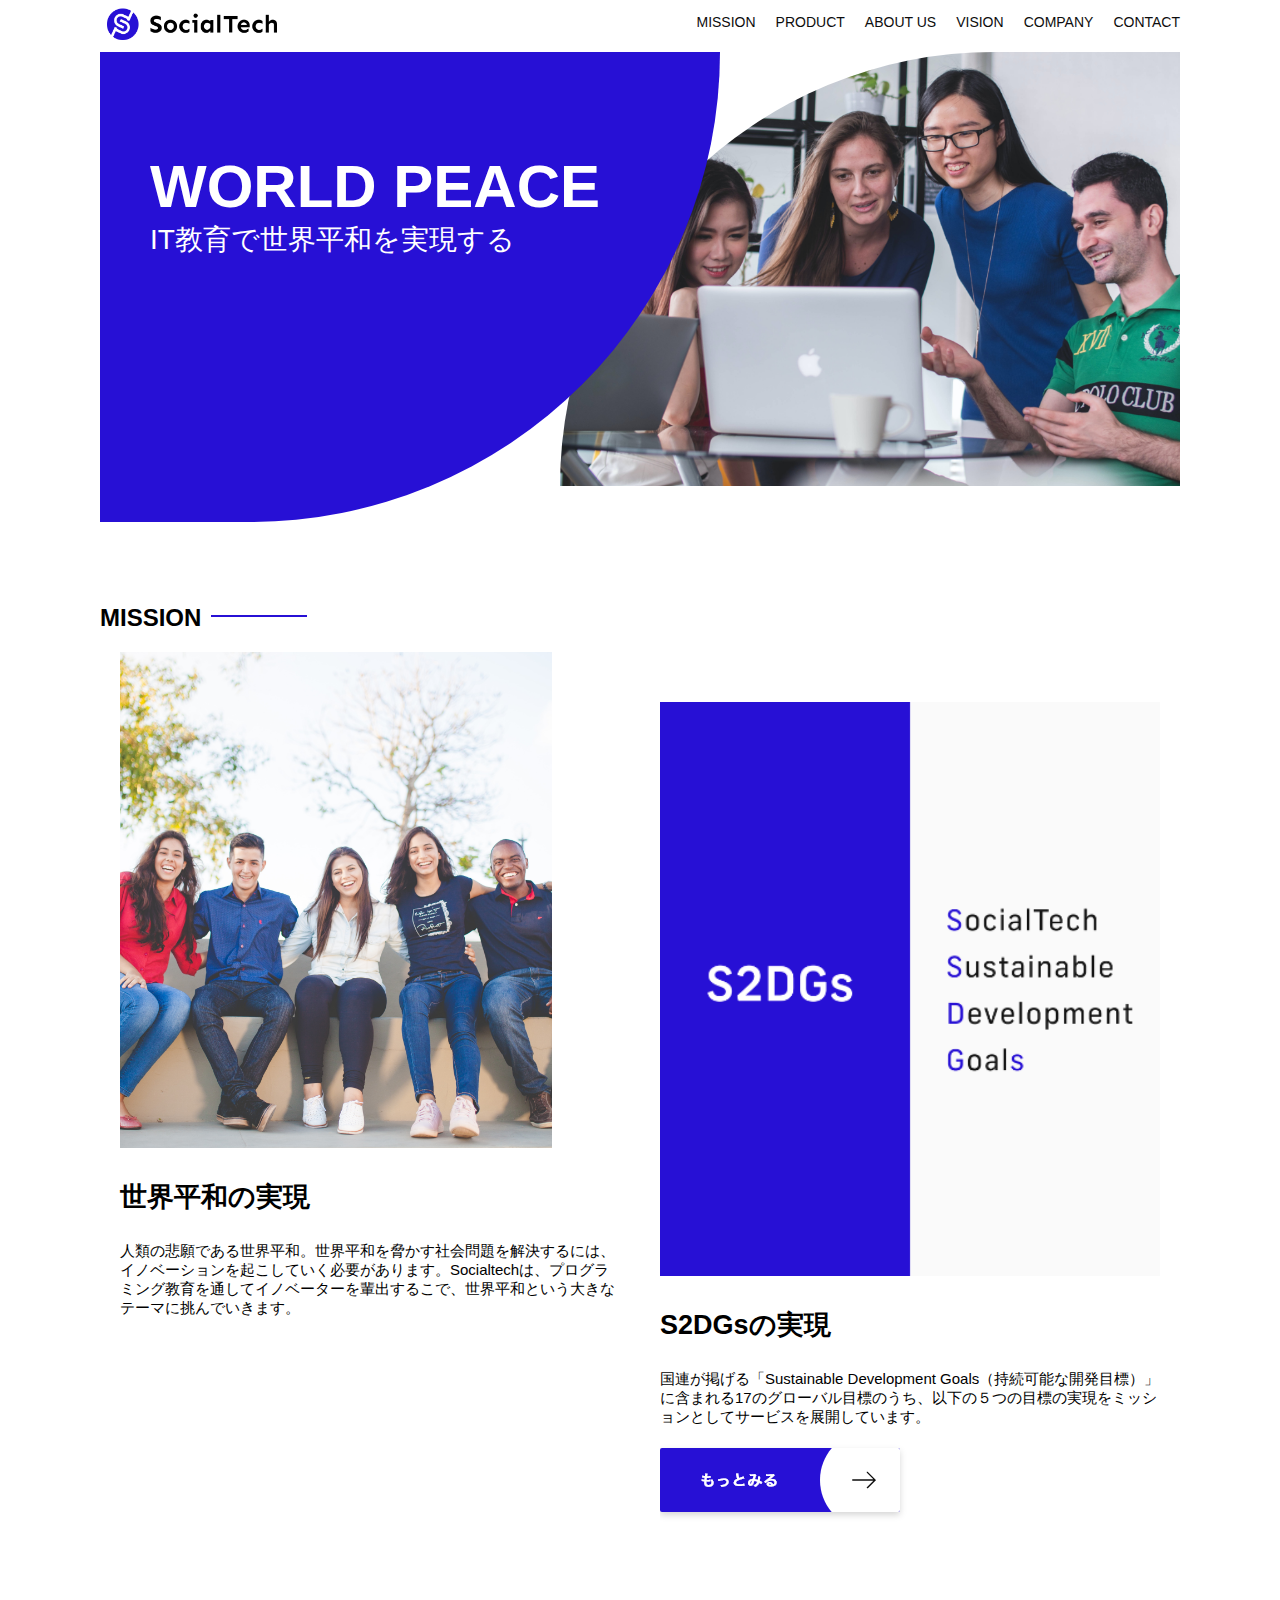
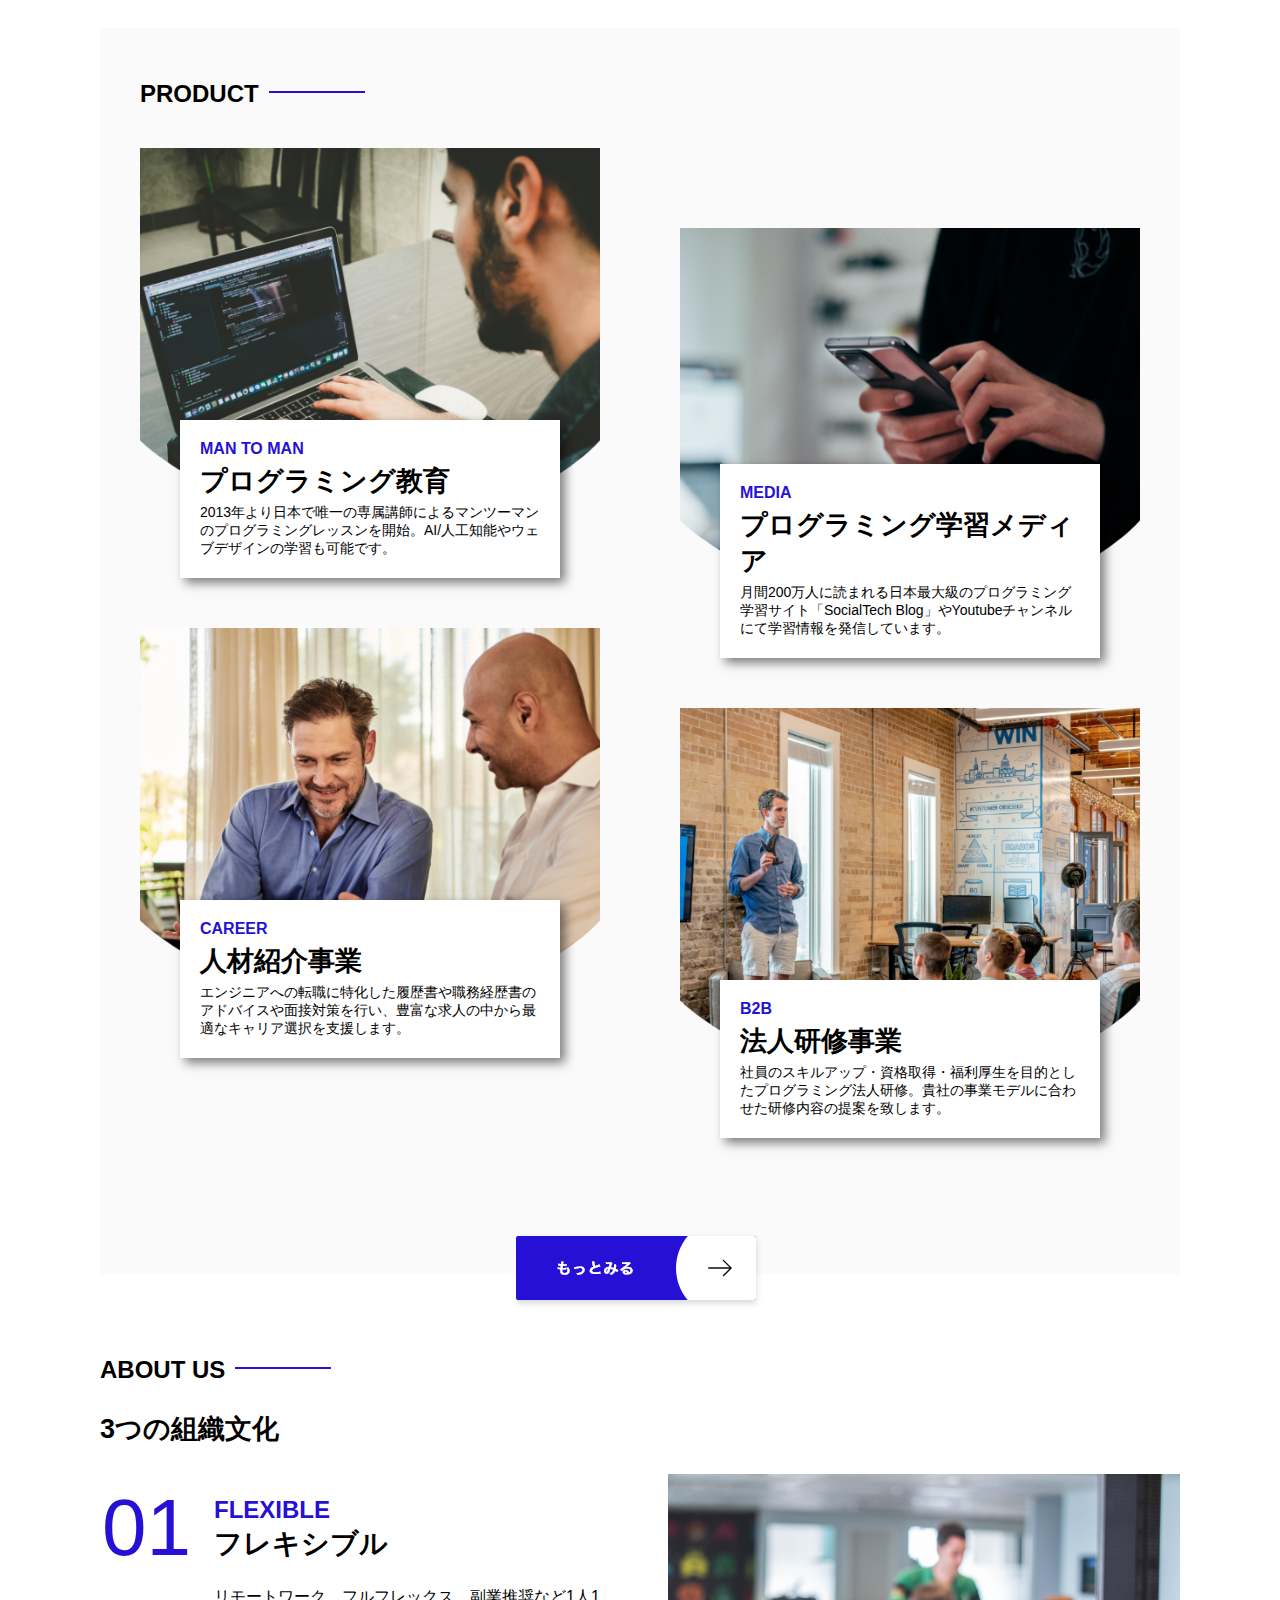
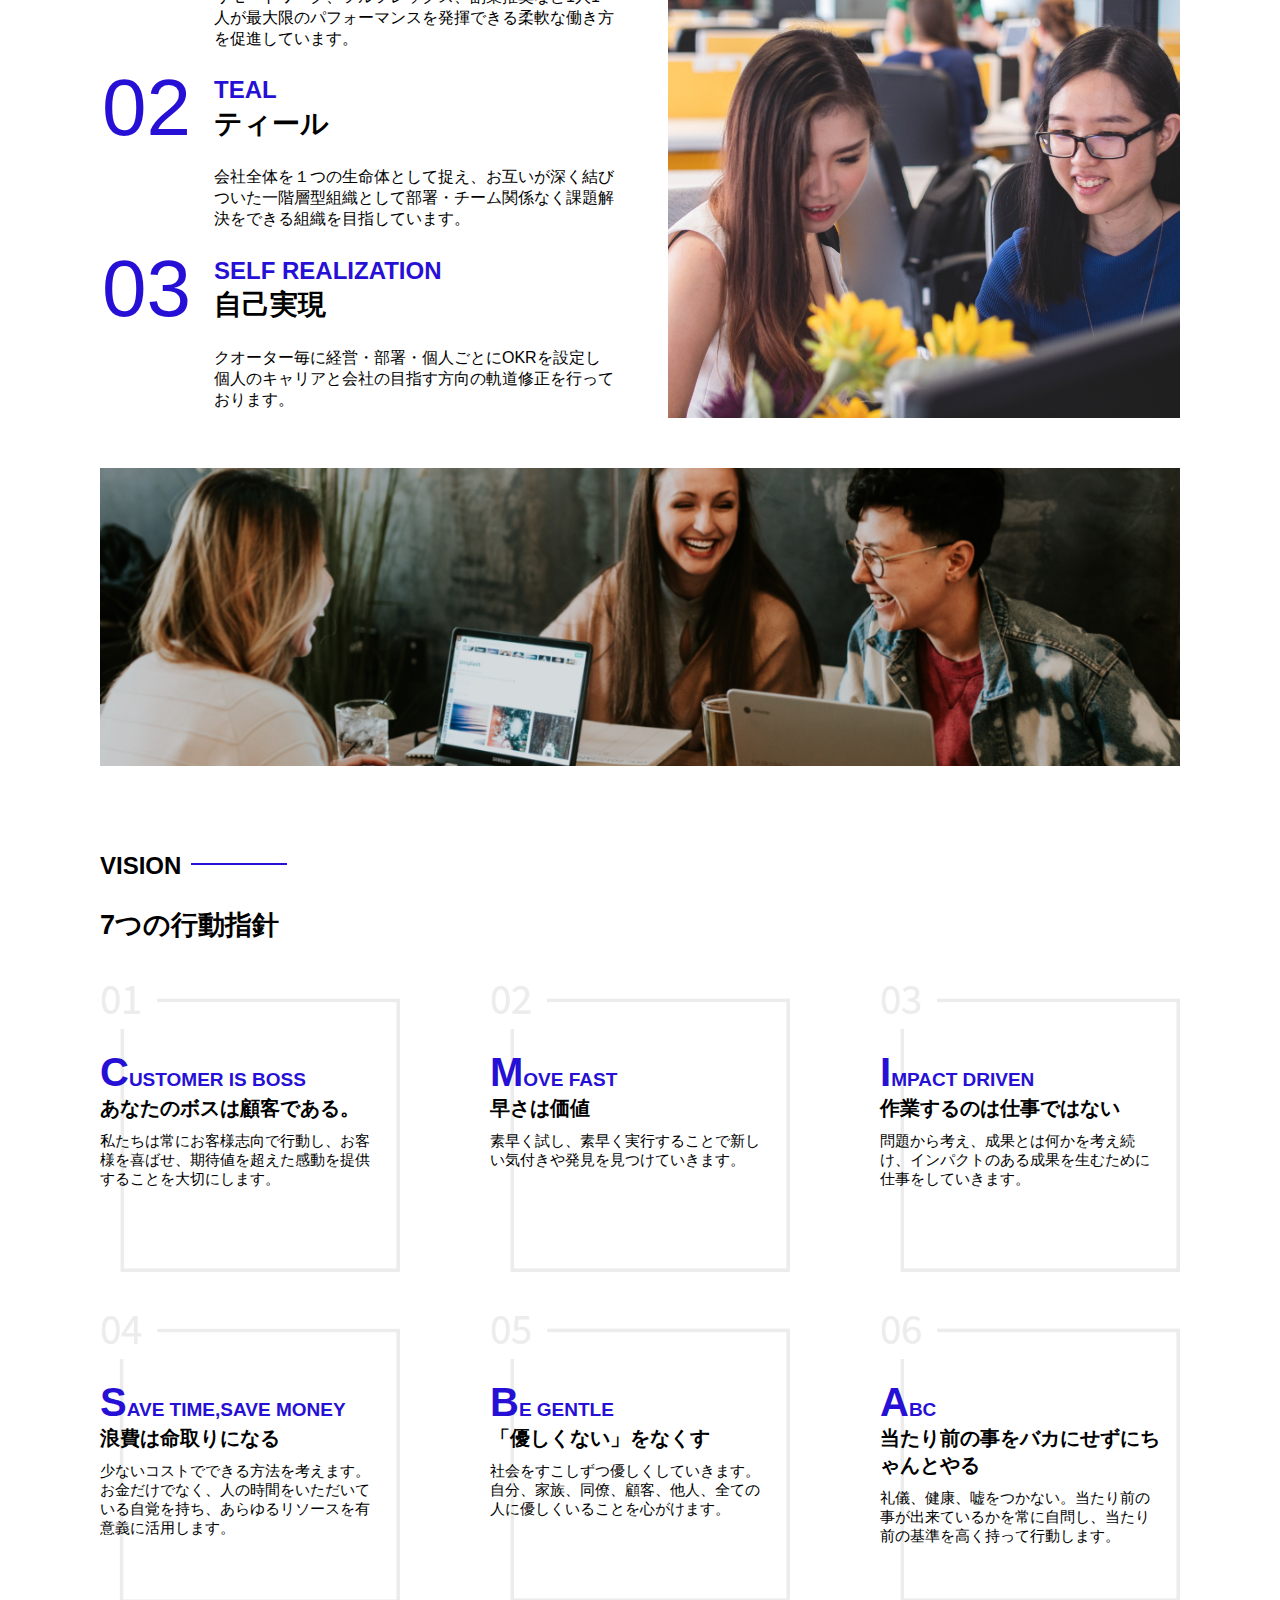
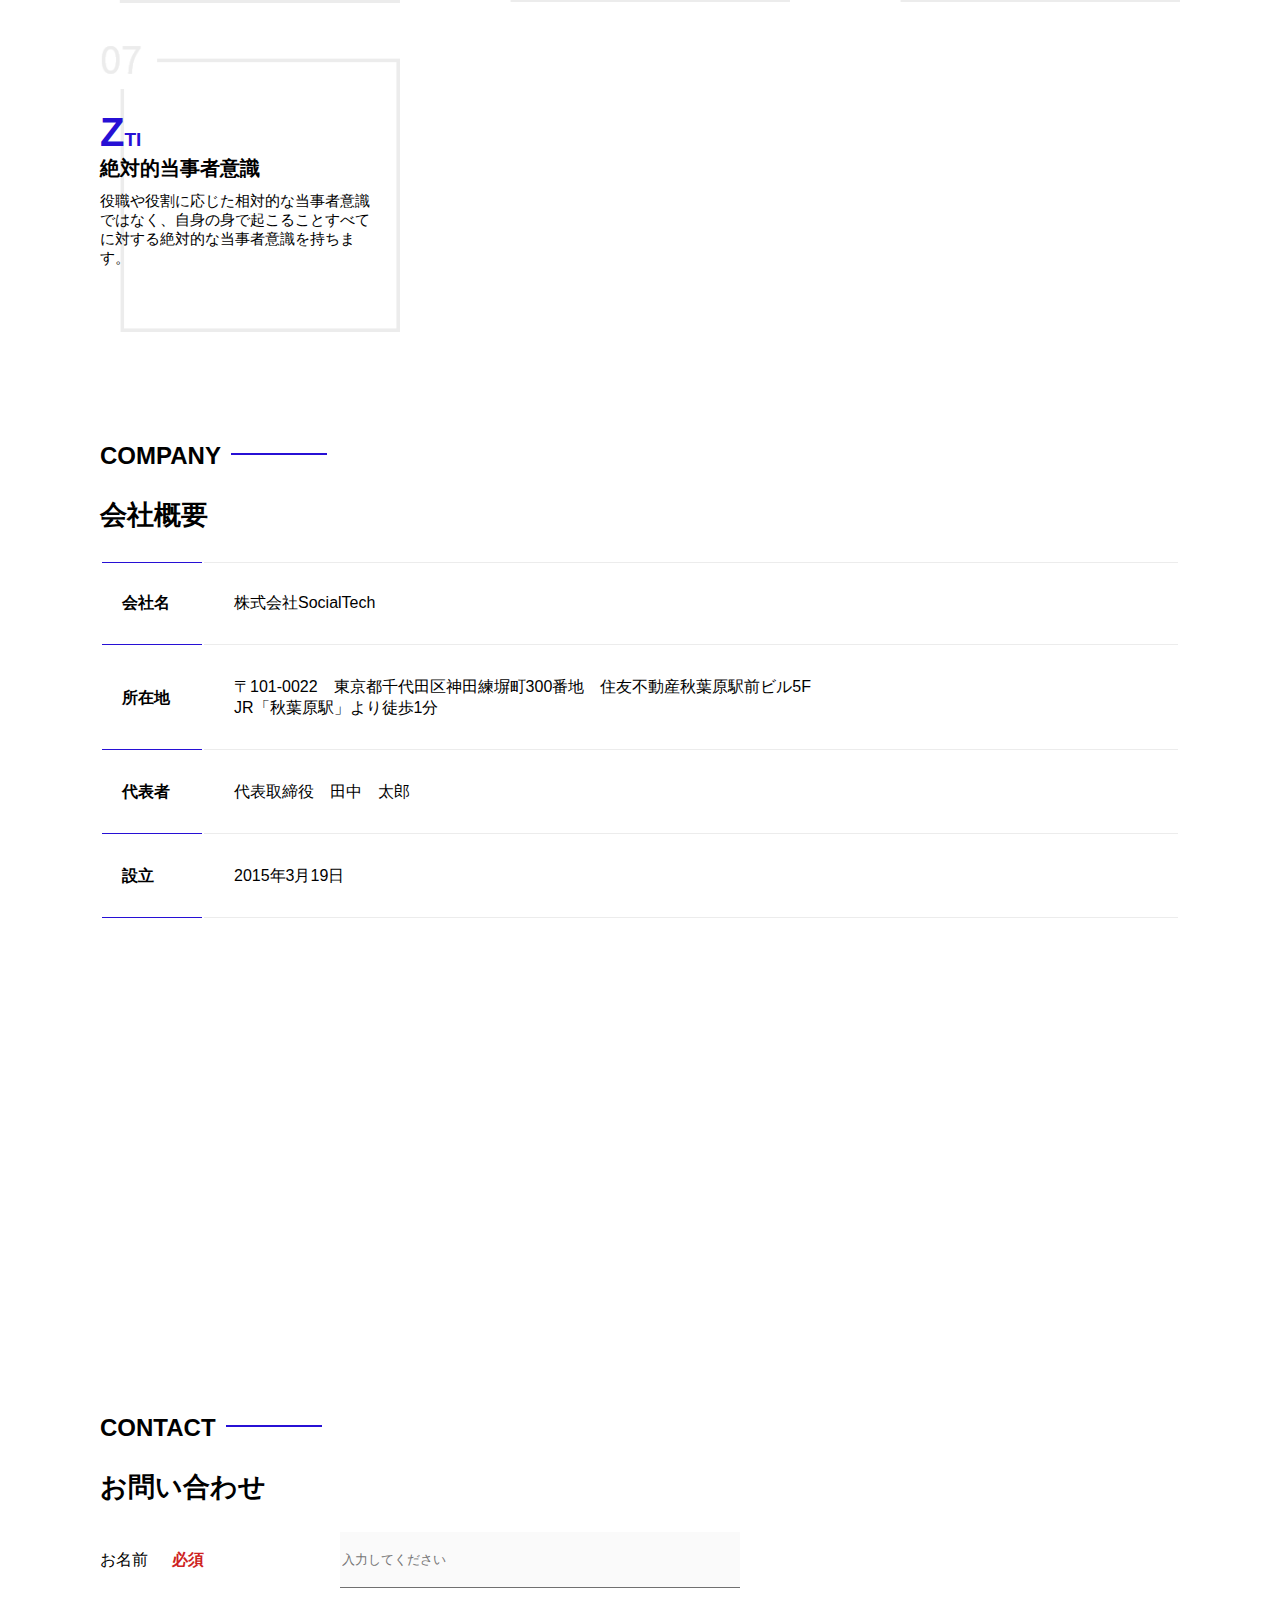
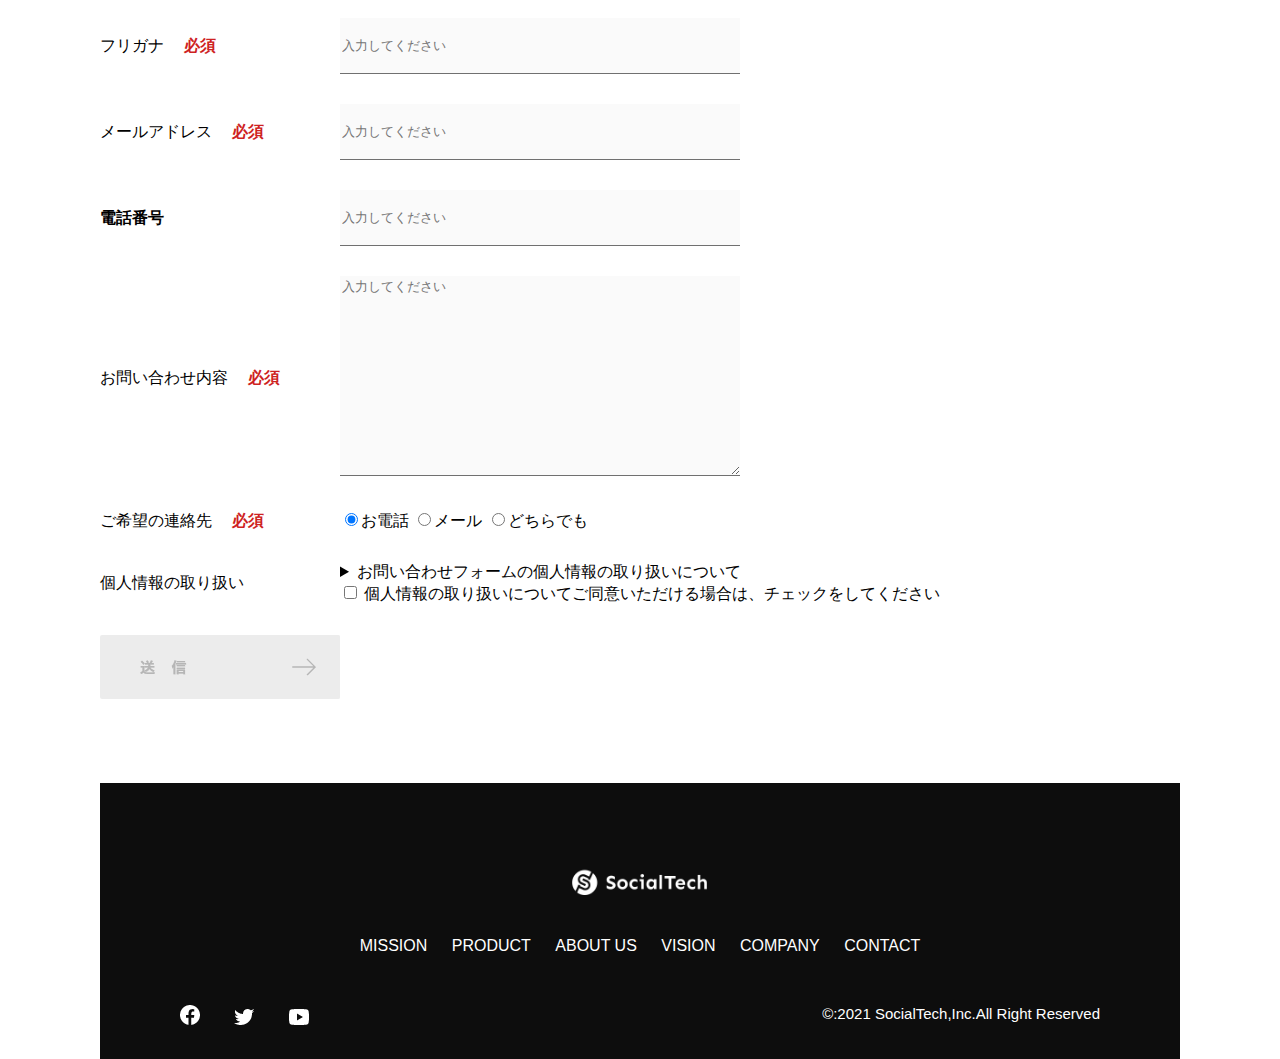
<file: kadai_tutorial_output/index.html>
<!DOCTYPE html>
<html>
    <head>
        <title>SocialTech</title>
        <meta charset="UTF-8">
        <meta name="description" content="SocialTechはEdTech業界のリーディングカンパニーを目指します。">
        <meta name="viewport" content="width=device-width,initial-scale=1.0">
        <link rel="stylesheet" href="style.css">
    </head>
    <body>
        <header>
            <!--ロゴ-->
            <a href="index.html" id="logo">
                <img src="images/logo.png " alt="トップページに戻る">
            </a>
        <!--PC用ナビゲーション-->
        <nav id="nav-pc">
            <ul>
                <li><a href="mission.html">MISSION</a></li>
                <li><a href="product.html">PRODUCT</a></li>
                <li><a href="index.html#aboutus">ABOUT US</a></li>
                <li><a href="index.html#vision">VISION</a></li>
                <li><a href="index.html#company">COMPANY</a></li>
                <li><a href="index.html#contact">CONTACT</a></li>
            </ul>
        </nav>
            <!--スマホ用メニューボタン-->
            <button id="menu-sp" onclick="document.getElementById('nav-sp').style.display = 'block'">
                <img src="images/button-menu.png" alt="ナビゲーションを開く">
            </button>
            <!--スマホ用ナビゲーション-->
            <div id="nav-sp">
                <button id="close" onclick="document.getElementById('nav-sp').style.display = 'none'">
                <img src="images/button-close.png" alt="ナビゲーションを閉じる">
                </button>
                <nav>
                    <ul>
                        <li>
                            <a id="logo-sp" href="index.html" onclick="document.getElementById('nav-sp').style.display='none'"><img src="images/logo-sp.png" alt="トップページに戻る"></a>
                        </li>
                        <li><a class="menu" href="mission.html" onclick="document.getElementById('nav-sp').style.display= 'none'">MISSION</a></li>
                        <li><a class="menu" href="product.html" onclick="document.getElementById('nav-sp').style.display= 'none'">PRODUCT</a></li>
                        <li><a class="menu" href="index.html#aboutus" onclick="document.getElementById('nav-sp').style.display ='none'">ABOUT US</a></li>
                        <li><a class="menu" href="index.html#vision" onclick="document.getElementById('nav-sp').style.display ='none'">VISION</a></li>
                        <li><a class="menu" href="index.html#company" onclick="document.getElementById('nav-sp').style.display ='none'">COMPANY</a></li>
                        <li><a class="menu" href="index.html#contact" onclick="document.getElementById('nav-sp').style.display ='none'">CONTACT</a></li>
                    </ul>
                </nav>
                <div id="sns">
                    <a href="https://www.facebook.com/sejuku2013">
                        <img src="images/button-facebook.png" alt="Facebookのリンク">
                    </a>
                    <a href="https://twitter.com/samuraijuku">
                        <img src="images/button-twitter.png" alt="Twitterのリンク">
                    </a>
                    <a href="https://www.youtube.com/channel/UCCFOQO5aDK0xXam4cUQXT8g">
                        <img src="images/button-youtube.png" alt="Youtubeのリンク">
                    </a>
                </div>
            </div>
        </header>
        <main>
            <article>
                <section id="main-visual">
                    <div id="main-message">
                        <h1>WORLD PEACE</h1>
                        <p>IT教育で世界平和を実現する</p>
                    </div>
                    <img src="images/index/index-main.png" alt="PCの周りに集まる多国籍の仲間たち">
                </section>
                <!--mission-->
                <section id="mission">
                    <h2 class="index-h2">MISSION</h2>
                    <div id="mission-flex">
                        <div>
                            <img id="mission-photo" src="images/index/index-mission.png" alt="屋外のベンチで写真を撮影する多国籍の仲間たち">
                            <h3>世界平和の実現</h3>
                            <p>人類の悲願である世界平和。世界平和を脅かす社会問題を解決するには、イノベーションを起こしていく必要があります。Socialtechは、プログラミング教育を通してイノベーターを輩出するこで、世界平和という大きなテーマに挑んでいきます。</p>
                        </div>
                        <div>
                            <img id="s2dgs" src="images/index/s2dgs.png" alt="S2DGs">
                            <h3>S2DGsの実現</h3>
                            <p>国連が掲げる「Sustainable Development Goals（持続可能な開発目標）」に含まれる17のグローバル目標のうち、以下の５つの目標の実現をミッションとしてサービスを展開しています。</p>
                            <a href="mission.html">
                                <img src="images/button-more.png" alt="もっとみる">
                            </a>
                        </div>
                    </div>
                </section>
                <!--product-->
                 <section id="product">
                    <h2 class="index-h2">PRODUCT</h2>
                    <div class="product-flex">
                        <div id="product-left">
                            <div>
                                <img class="product-photo" src="images/index/index-mantoman.png" alt="PCでコードを書く男性">
                                <div class="product-explain">
                                    <span>MAN TO MAN</span>
                                    <h3>プログラミング教育</h3>
                                    <p>2013年より日本で唯一の専属講師によるマンツーマンのプログラミングレッスンを開始。AI/人工知能やウェブデザインの学習も可能です。</p>
                                </div>
                            </div>
                            <div>
                                <img class="product-photo" src="images/index/index-career.png" alt="笑顔で話し合う二人の男性">
                                <div class="product-explain">
                                    <span>CAREER</span>
                                    <h3>人材紹介事業</h3>
                                    <p>エンジニアへの転職に特化した履歴書や職務経歴書のアドバイスや面接対策を行い、豊富な求人の中から最適なキャリア選択を支援します。</p>
                                </div> 
                            </div>
                        </div>
                        <div id="product-right"> 
                            <div>
                                <img class="product-photo" src="images/index/index-media.png" alt="スマートフォンを操作する人">
                                <div class="product-explain">
                                    <span>MEDIA</span>
                                    <h3>プログラミング学習メディア</h3>
                                    <p>月間200万人に読まれる日本最大級のプログラミング学習サイト「SocialTech Blog」やYoutubeチャンネルにて学習情報を発信しています。</p>
                                </div>
                            </div>
                            <div>
                                <img class="product-photo" src="images/index/index-b2b.png" alt="講演中の男性とそれを聴く人々">
                                <div class="product-explain">
                                    <span>B2B</span>
                                    <h3>法人研修事業</h3>
                                    <p>社員のスキルアップ・資格取得・福利厚生を目的としたプログラミング法人研修。貴社の事業モデルに合わせた研修内容の提案を致します。</p>
                                </div>   
                            </div>
                        </div>
                    </div>
                    <div id="product-more">
                        <a href="product.html">
                            <img src="images/button-more.png" alt="もっと見る">
                        </a>
                    </div>
                </section>
                <!--ABOUTUS-->
                <section id="aboutus">
                    <h2 class="index-h2">ABOUT US</h2>
                    <h3>3つの組織文化</h3>
                    <div>
                        <table class="culture-table">
                            <tr>
                                <td class="culture-num">01</td>
                                <th><span class="culture-en">FLEXIBLE</span><br>フレキシブル</th>
                            </tr>
                            <tr>
                                <td>
                                <!--空のセル-->
                                </td>
                                <td class="culture-description">リモートワーク、フルフレックス、副業推奨など1人1人が最大限のパフォーマンスを発揮できる柔軟な働き方を促進しています。</td>
                            </tr>   
                            <tr>
                                <td class="culture-num">02</td>
                                <th><span class="culture-en">TEAL</span><br>ティール</th>
                            </tr>
                            <tr>
                                <td>
                                <!--空のセル-->
                                </td>
                                <td class="culture-description">会社全体を１つの生命体として捉え、お互いが深く結びついた一階層型組織として部署・チーム関係なく課題解決をできる組織を目指しています。</td>
                            </tr>
                            <tr>
                                <td class="culture-num">03</td>
                                <th><span class="culture-en">SELF REALIZATION</span><br>自己実現</th>
                            </tr>
                            <tr>
                                <td>
                                <!--空のセル-->
                                </td>
                                <td class="culture-description">クオーター毎に経営・部署・個人ごとにOKRを設定し個人のキャリアと会社の目指す方向の軌道修正を行っております。</td> 
                            </tr>       
                        </table>
                        <img class="culture-img" src="images/index/index-aboutus1.png" alt="笑顔で話し合う2人の女性">
                    </div>
                    <img class="culture-img2" src="images/index/index-aboutus2.png" alt="笑顔で話し合う3人の男女">
                </section>
                <section id="vision">
                    <h2 class="index-h2">VISION</h2>
                    <h3>7つの行動指針</h3>
                    <div>
                        <div class="vision-box">
                            <img src="images/index/vision-01.png" alt="01">
                            <div>
                                <h4>CUSTOMER IS BOSS</h4>
                                <h5>あなたのボスは顧客である。</h5>
                                <p>私たちは常にお客様志向で行動し、お客様を喜ばせ、期待値を超えた感動を提供することを大切にします。</p>
                            </div>
                        </div>
                            <div class="vision-box">
                                <img src="images/index/vision-02.png" alt="02">
                                <div>
                                <h4>MOVE FAST</h4>
                                <h5>早さは価値</h5>
                                <p>素早く試し、素早く実行することで新しい気付きや発見を見つけていきます。</p>
                            </div>
                        </div>
                        <div class="vision-box">
                            <img src="images/index/vision-03.png" alt="03">
                            <div>
                                <h4>IMPACT DRIVEN</h4>
                                <h5>作業するのは仕事ではない</h5>
                                <p>問題から考え、成果とは何かを考え続け、インパクトのある成果を生むために仕事をしていきます。</p>
                            </div>
                        </div>
                        <div class="vision-box">
                            <img src="images/index/vision-04.png" alt="04">
                            <div>
                                <h4>SAVE TIME,SAVE MONEY</h4>
                                <h5>浪費は命取りになる</h5>
                                <p>少ないコストでできる方法を考えます。お金だけでなく、人の時間をいただいている自覚を持ち、あらゆるリソースを有意義に活用します。</p>
                            </div>
                        </div>
                        <div class="vision-box">
                            <img src="images/index/vision-05.png" alt="05">
                            <div>
                                <h4>BE GENTLE</h4>
                                <h5>「優しくない」をなくす</h5>
                                <p>社会をすこしずつ優しくしていきます。自分、家族、同僚、顧客、他人、全ての人に優しくいることを心がけます。</p>
                            </div>
                        </div>
                        <div class="vision-box">
                            <img src="images/index/vision-06.png" alt="06">
                            <div>
                                <h4>ABC</h4>
                                <h5>当たり前の事をバカにせずにちゃんとやる</h5>
                                <p>礼儀、健康、嘘をつかない。当たり前の事が出来ているかを常に自問し、当たり前の基準を高く持って行動します。</p>
                            </div>
                        </div>
                        <div class="vision-box">
                            <img src="images/index/vision-07.png" alt="07">
                            <div>
                                <h4>ZTI</h4>
                                <h5>絶対的当事者意識</h5>
                                <p>役職や役割に応じた相対的な当事者意識ではなく、自身の身で起こることすべてに対する絶対的な当事者意識を持ちます。</p>
                            </div>
                        </div>
                    </div>
                </section>
                <!--COMPANY-->
                <section id="company">
                    <h2 class="index-h2">COMPANY</h2>
                    <h3>会社概要</h3>
                    <table id="company-table">
                        <tr>
                            <th class="tableheader tableheader-first">会社名</th>
                            <td class="cell cell-first">株式会社SocialTech</td>
                        </tr>
                        <tr>
                            <th class="tableheader">所在地</th>
                            <td class="cell">〒101‐0022　東京都千代田区神田練塀町300番地　住友不動産秋葉原駅前ビル5F<br>JR「秋葉原駅」より徒歩1分</td>
                        </tr>
                        <tr>
                            <th class="tableheader">代表者</th>
                            <td class="cell">代表取締役　田中　太郎</td>
                        </tr>
                        <tr>
                            <th class="tableheader">設立</th>
                            <td class="cell">2015年3月19日</td>
                        </tr>
                    </table>
                    <iframe src="https://www.google.com/maps/embed?pb=!1m18!1m12!1m3!1d3240.0688551336802!2d139.77207767505828!3d35.699923172581244!2m3!1f0!2f0!3f0!3m2!1i1024!2i768!4f13.1!3m3!1m2!1s0x60188fee13660e23%3A0x77137876edf742ac!2z5L2P5Y-L5LiN5YuV55Sj56eL6JGJ5Y6f6aeF5YmN44OT44Or!5e0!3m2!1sja!2sjp!4v1723709842819!5m2!1sja!2sjp" width="600" height="450" style="border:0;" allowfullscreen="" loading="lazy" referrerpolicy="no-referrer-when-downgrade"></iframe>
                </section>
                <!--お問い合わせフォーム-->
                <section id="contact">
                    <h2 class="index-h2">CONTACT</h2>
                    <h3>お問い合わせ</h3>
                    <form>
                        <div>
                            <div class="contact-heading">
                                <label class="contact-label">お名前 <span class="contact-span">必須</span></label>
                            </div>
                            <div>
                                <input type="text" name="name" placeholder="入力してください" class="contact-textbox">
                            </div>
                        </div>
                        <div>
                            <div class="contact-heading">
                                <label class="contact-label">フリガナ<span class="contact-span">必須</span></label>
                            </div>
                            <div>
                                <input type="text" name="hurigana" placeholder="入力してください" class="contact-textbox">
                            </div>
                        </div>
                        <div>
                            <div class="contact-heading">
                                <label class="contact-label">メールアドレス<span class="contact-span">必須</span></label>
                            </div>
                            <div>
                                <input type="text" name="e-mail" placeholder="入力してください" class="contact-textbox">
                            </div>
                        </div>
                        <div>
                            <div class="contact-heading">
                                <label class="contact-lable">電話番号</label>
                            </div>
                            <div>
                                <input type="text" name="email" placeholder="入力してください" class="contact-textbox">
                            </div>
                        </div>
                        <div>
                            <div class="contact-heading">
                                <label class="contact-label">お問い合わせ内容<span class="contact-span">必須</span></label>
                            </div>
                            <div>
                                <textarea class="contact-textarea" placeholder="入力してください" name="message"></textarea>
                            </div>
                        </div>
                        <div>
                            <div class="contact-heading">
                                <label class="contact-label">ご希望の連絡先<span class="contact-span">必須</span></label>
                            </div>
                            <div>
                                <input class="radiobutton" type="radio" value="tel" name="contact" checked><label>お電話</label>
                                <input class="radiobutton" type="radio" value="mail" name="contact"><label>メール</label>
                                <input class="radiobutton" type="radio" value="both" name="contact"><label>どちらでも</label>
                            </div>
                        </div>
                        <div>
                            <div class="contact-heading">
                                <label class="contact-label">個人情報の取り扱い</label>
                            </div>
                            <div>
                                <details>
                                    <summary>お問い合わせフォームの個人情報の取り扱いについて</summary>
                                    <div>
                                        <dl>
                                            <dt>1.組織の名称又は氏名</dt>
                                            <dd>株式会社SocialTech</dd>
                                            <dt>2.個人情報保護管理者（若しくはその代理人）の指名又は職名、所属及び連絡先</dt>
                                            <dd>
                                                <p>鈴木　一郎　コーポレート部</p>
                                                <p>メールアドレス：samurai@example.com</p>
                                                <p>TEL:03-1234-5678</p>
                                            </dd>
                                            <dt>3.個人情報の利用目的</dt>
                                            <dd>
                                                <ul>
                                                    <li>本サービス及び本サービスに関連する情報の提供又はそれらに関する連絡のため</li>
                                                    <li>ユーザーの本人確認のため</li>
                                                    <li>当社サービスのご案内のため</li>
                                                    <li>当社サービスのご案内のため</li>
                                                </ul>
                                            </dd>
                                            <dt>4.個人情報の取り扱い業務の委託</dt>
                                            <dd>個人情報の取り扱い業務の全部または一部を外部に委託する場合があります。その際、弊社は個人情報を適切に保護できる管理体制を敷き実行していることを条件として委託先を厳選したうえで、機密保持契約を締結し。お客様の個人情報を厳密に管理させていただきます。</dd>
                                            <dd>
                                                お客様は、弊社に対してご自身の個人情報の開示等（利用目的の通知、開示、内容の訂正・追加・削除、利用の停止または消去、第三者への提供の停止）に関して、当社問合わせ窓口に申し出ることができます。<br>
                                                その際、弊社はお客様ご本人を確認させていただいたうえで、合理的な期間内に対応いたします。<br>
                                                なお、個人情報に関する弊社問合わせ先は、次の通りです。 
                                            </dd>
                                            <dd>
                                                <p>株式会社SocialTech　個人情報問合せ窓口</p>
                                                <p>〒150-0043　東京都千代田区神田練塀町300番地 住友不動産秋葉原駅前ビル5F</p>
                                                <p>メールアドレス：samurai@example.com　TEL：03-1234-5678</p>
                                            </dd>
                                            <dt>6.個人情報を提供されることの任意性について</dt>
                                            <dd>お客様がご自身の個人情報を弊社に提供されるか否かは、お客様のご判断によりますが、もし提供されない場合には、適切なサービスが提供できない場合がありますので予めご了承ください。</dd>
                                        </dl>
                                    </div>
                                </details>
                                <input type="checkbox" name="agree">
                                <span>個人情報の取り扱いについてご同意いただける場合は、チェックをしてください</span>
                            </div>
                        </div>
                                <input type="image" src="images/button-submit.png" alt="送信する">
                    </form>
                </section>
            </article>
        </main>
        <footer>
            <div id="footer-logo">
                <img src="images/logo-sp.png" alt="SocialTech">
            </div>
            <div id="footer-link">
                <a href="mission.html">MISSION</a>
                <a href="product.html">PRODUCT</a>
                <a href="index.html#aboutus">ABOUT US</a>
                <a href="index.html#vision">VISION</a>
                <a href="index.html#company">COMPANY</a>
                <a href="index.html#contact">CONTACT</a>
            </div>
            <div id="sns-footer">
                <div class="sns.btns">
                <a href="https://www.facebook.com/sejuku2013"><img src="images/button-facebook.png" alt="Facebookのリンク"></a>
                <a href="https://twitter.com/samuraijuku"><img src="images/button-twitter.png" alt="Twitterのリンク"></a>
                <a href="https://www.youtube.com/channel/UCCFOQO5aDK0xXam4cUQXT8g"><img src="images/button-youtube.png" alt="Youtubeのリンク"></a>
                </div>
                <p id="copyright">&copy:2021 SocialTech,Inc.All Right Reserved</p>
            </div>
        </footer>

    </body>
</html>
</file>
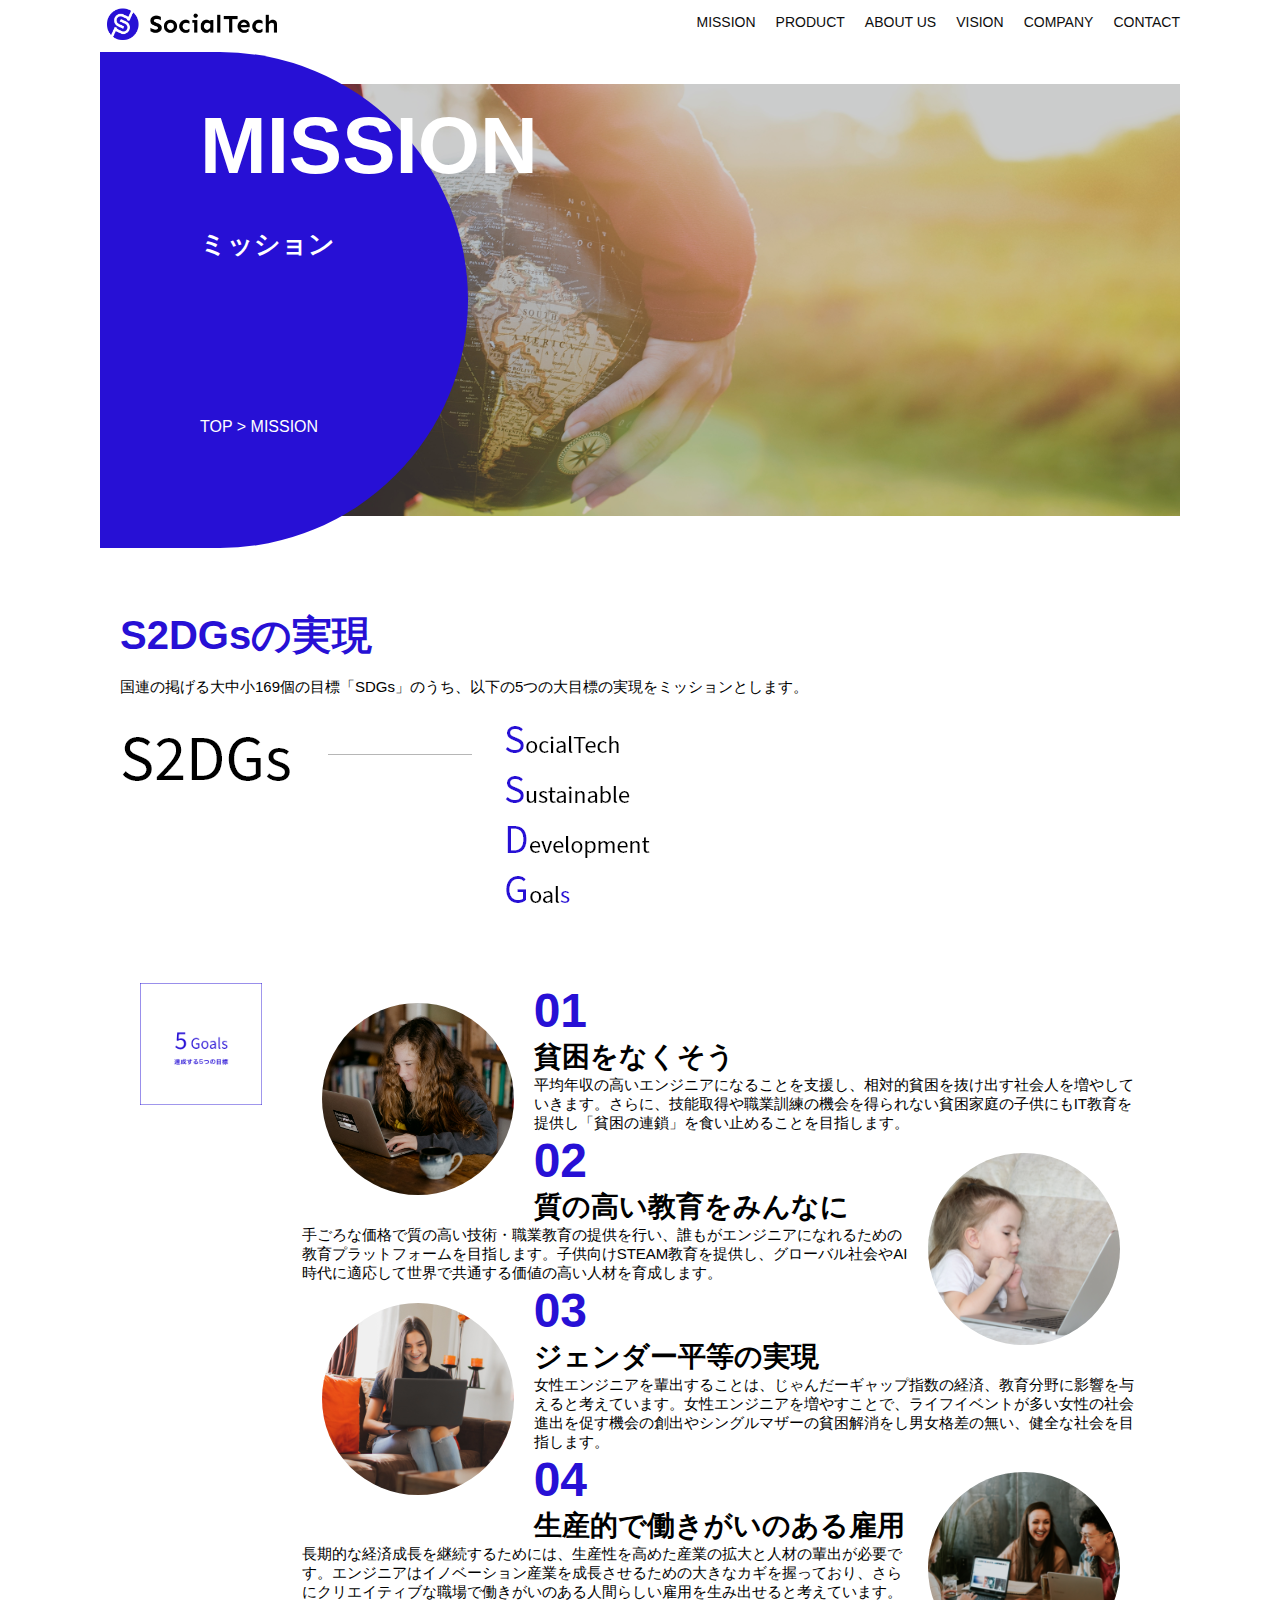
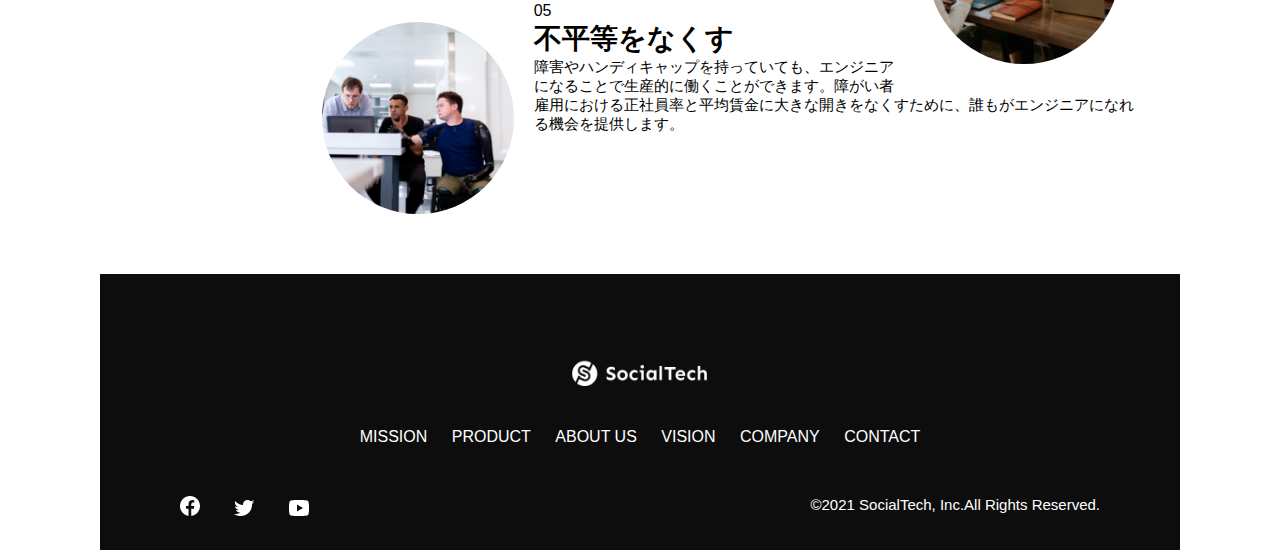
<file: kadai_tutorial_output/mission.html>
<!DOCTYPE html>
<html>
    <head>
        <title>Social Tecch - MISSION ミッション -</title>
        <meta charset="UTF-8">
        <meta name="description" content="SocialTechが目指す5つの目標（S2DGs）を紹介します。">
        <meta name="viewport" content="width=device-width, initial-scale=1.0">
        <link rel="stylesheet" href="style.css">
    </head>

    <body>
        <header>
            <!--ロゴ-->
            <a href="index.html" id="logo">
                <img src="images/logo.png" alt="トップページに戻る">
            </a>
            <!--NAVI-PC-->
            <nav id="nav-pc">
                <ul>
                    <li><a href="mission.html">MISSION</a></li>
                    <li><a href="product.html">PRODUCT</a></li>
                    <li><a href="index.html#aboutus">ABOUT US</a></li>
                    <li><a href="index.html#vision">VISION</a></li>
                    <li><a href="index.html#company">COMPANY</a></li>
                    <li><a href="index.html#contact">CONTACT</a></li>    
                </ul>
            </nav>
          <button id="menu-sp" onclick="document.getElementById('nav-sp').style.display = 'block'">
            <img src="images/button-menu.png" alt="ナビゲーションを開く">
          </button>
          
          <div id="nav-sp">
            <button id="close" onclick="document.getElementById('nav-sp').style.display = 'none'">
                <img src="images/button-close.png" alt="ナビゲーションを閉じる">
            </button>

            <nav>
                <ul>
                    <li>
                        <a id="logo-sp" href="index.html" onclick="document.getElementById('nav-sp').style.display='none'"><img src="images/logo-sp.png" alt="トップページに戻る"></a>
                    </li>
                    <li><a class="menu" href="misson.html" onclick="document.getElementById('nav-sp').style.display='none'">MISSION</a></li>
                    <li><a class="menu" href="product.html" onclick="document.getElementById('nav-sp').style.display='none'">PRODUCT</a></li>
                    <li><a class="menu" href="index.html#aboutus" onclick="document.getElementById('nav-sp').style.display='none'">ABOUT US</a></li>
                    <li><a class="menu" href="index.html#vision" onclick="document.getElementById('nav-sp').style.display='none'">VISION</a></li>
                    <li><a class="menu" href="index.html#company" onclick="document.getElementById('nav-sp').style.display='none'">COMPANY</a></li>
                    <li><a class="menu" href="index.html#contact" onclick="document.getElementById('nav-sp').style.display='none'">CONTACT</a></li>    
                </ul>
            </nav>
            <div id="sns">
                <a href="https://www.facebook.com/sejuku2013">
                    <img src="images/button-facebook.png" alt="facebookのリンク">
                </a>
                <a href="https://twitter.com/samuraijuku">
                    <img src="images/button-twitter.png" alt="Twitterのリンク">
                </a>
                <a href="https://www.youtube.com/channel/UCCFOQO5aDK0xXam4cUQXT8g">
                    <img src="images/button-youtube.png" alt="Youtubeのリンク">
                </a>
            </div>
          </div> 
        </header>

        <main>
            <article>
            <section id="mission-main">
                <div class="mission-main-inner">
                    <div id="mission-title">
                        <h1>MISSION<br><span>ミッション</span></h1>
                        <p>TOP > MISSION</p>
                    </div>
                </div>
            </section>
                <section id="mission-s2dgs">
                    <h2 class="mission-h2">S2DGsの実現</h2>
                    <p>国連の掲げる大中小169個の目標「SDGs」のうち、以下の5つの大目標の実現をミッションとします。</p>
                <img src="images/mission/mission-s2dgs.png" alt="S2DGs"><!--ここからスタート-->
            </section>

            <section id="mission-five-goals">
                <div class="five-goals-image">
                    <img src="images/mission/mission-5goals.png" alt="5Goals">
                </div>
                <div class="fivegoals-image-left" >
                    <div>
                        <img class="fivegoals-image-left" src="images/mission/mission-5goals01.png" alt="PCを操作する女の子">
                        <span class="fivegoals-number">01</span>
                        <h3 class="fivegoals-h3">貧困をなくそう</h3>
                        <p class="fivegoals-p">平均年収の高いエンジニアになることを支援し、相対的貧困を抜け出す社会人を増やしていきます。さらに、技能取得や職業訓練の機会を得られない貧困家庭の子供にもIT教育を提供し「貧困の連鎖」を食い止めることを目指します。</p>
                    </div>
                    <div>
                        <img class="fivegoals-image-right" src="images/mission/mission-5goals02.png" alt="Pcを見つめる小さい女の子">
                        <span class="fivegoals-number">02</span>
                        <h3 class="fivegoals-h3">質の高い教育をみんなに</h3>
                        <p class="fivegoals-p">手ごろな価格で質の高い技術・職業教育の提供を行い、誰もがエンジニアになれるための教育プラットフォームを目指します。子供向けSTEAM教育を提供し、グローバル社会やAI時代に適応して世界で共通する価値の高い人材を育成します。</p>
                    </div>
                    <div>
                        <img class="fivegoals-image-left" src="images/mission/mission-5goals03.png" alt="PCを操作する女性">
                        <span class="fivegoals-number">03</span>
                        <h3 class="fivegoals-h3">ジェンダー平等の実現</h3>
                        <p class="fivegoals-p">女性エンジニアを輩出することは、じゃんだーギャップ指数の経済、教育分野に影響を与えると考えています。女性エンジニアを増やすことで、ライフイベントが多い女性の社会進出を促す機会の創出やシングルマザーの貧困解消をし男女格差の無い、健全な社会を目指します。</p>
                    </div>
                    <div>
                        <img class="fivegoals-image-right" src="images/mission/mission-5goals04.png" alt="笑顔で話しあう3人の男女">
                        <span class="fivegoals-number">04</span>
                        <h3 class="fivegoals-h3">生産的で働きがいのある雇用</h3>
                        <p class="fivegoals-p">長期的な経済成長を継続するためには、生産性を高めた産業の拡大と人材の輩出が必要です。エンジニアはイノベーション産業を成長させるための大きなカギを握っており、さらにクリエイティブな職場で働きがいのある人間らしい雇用を生み出せると考えています。</p>
                    </div>
                    <div>
                        <img class="fivegoals-image-left" src="images/mission/mission-5goals05.png" alt="障害を持つ男性が生き生きと働く様子">
                        <span class=""fivegoals-number>05</span>
                        <h3 class="fivegoals-h3">不平等をなくす</h3>
                        <p class="fivegoals-p">障害やハンディキャップを持っていても、エンジニアになることで生産的に働くことができます。障がい者雇用における正社員率と平均賃金に大きな開きをなくすために、誰もがエンジニアになれる機会を提供します。</p>
                    </div>
                </div>    
            </section>
        </article>
        </main>
        <footer>
            <div id="footer-logo">
                <img src="images/logo-sp.png" alt="SocialTech">
            </div>
            <div id="footer-link">
                <a href="mission.html">MISSION</a>
                <a href="product.html">PRODUCT</a>
                <a href="index.html#aboutus">ABOUT US</a>
                <a href="index.html#vision">VISION</a>
                <a href="index.html#company">COMPANY</a>
                <a href="index.html#contact">CONTACT</a>    
            </div>
            <div id="sns-footer">
                <div class="sns-btns">
                    <a href="https://www.facebook.com/sejuku2013"><img src="images/button-facebook.png" alt="Facebookのリンク"></a>
                    <a href="https://twitter.com/samuraijuku"><img src="images/button-twitter.png" alt="Twitterのリンク"></a>
                    <a href="https://www.youtube.com/channel/UCCFOQO5aDK0xXam4cUQXT8g"><img src="images/button-youtube.png" alt="YouTubeのリンク"></a>
                </div>
                <p id="copyright">&copy;2021 SocialTech, Inc.All Rights Reserved.</p>
            </div>
        </footer>
    </body>
</html>
</file>
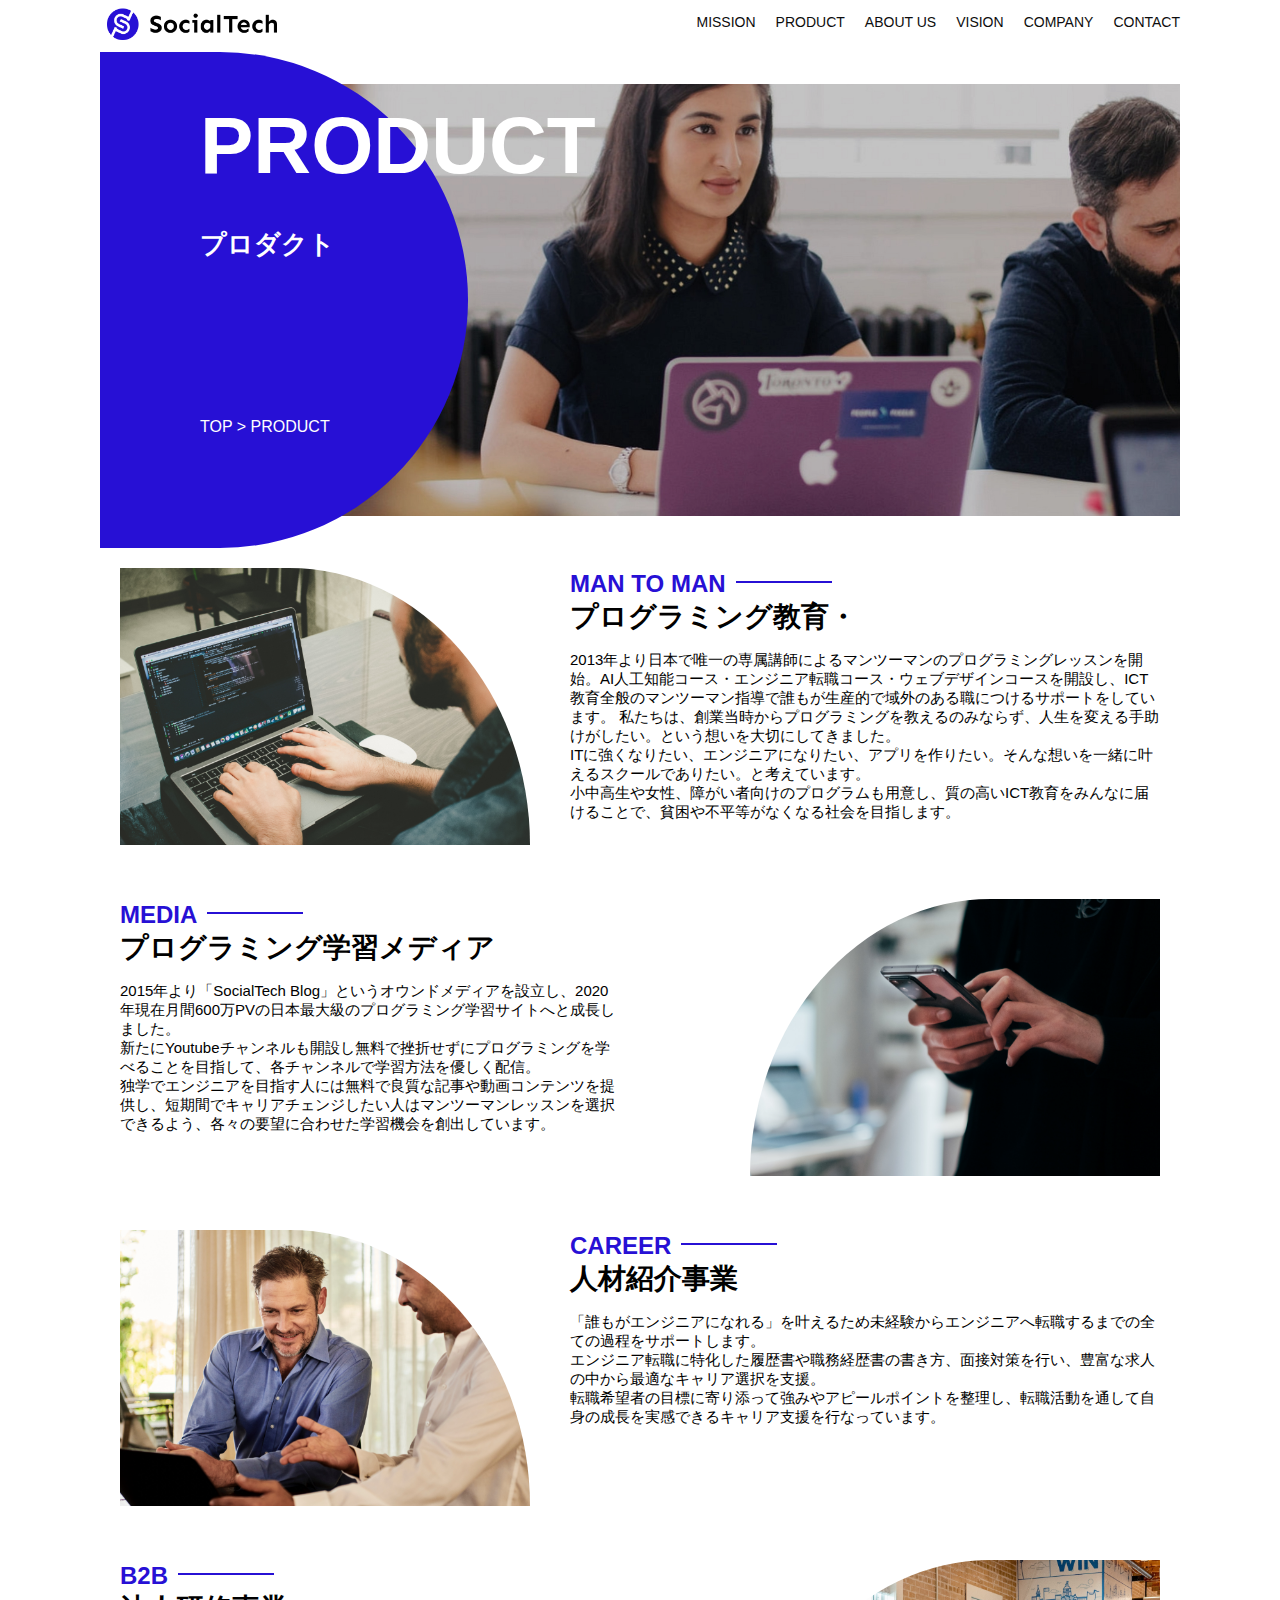
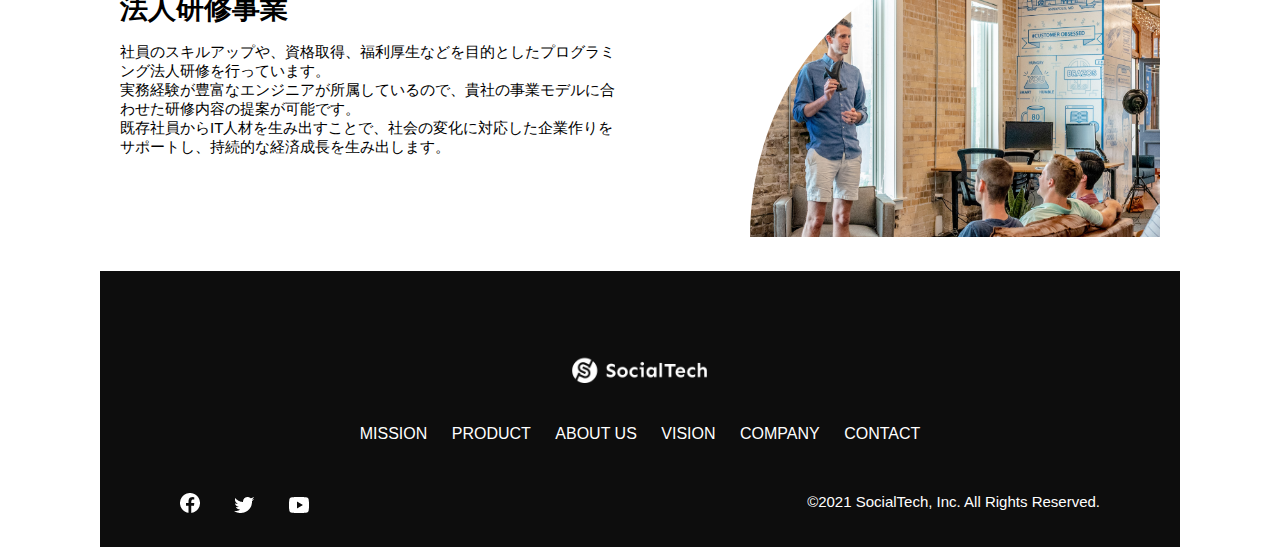
<file: kadai_tutorial_output/product.html>
<!DOCTYPE html>
<html>
    <head>
        <title>SotialTech -PRODUCT プロダクト</title>
        <meta charset="UTF-8">
        <meta name="description" content="SotialTechの4つのプロダクトを紹介します">
        <meta name="viewport" content="width=device-width, initial-scale=1.0">
        <link rel="stylesheet" href="style.css">
    </head>
    <body>
        <header>
            <!--ロゴ-->
            <a href="index.html" id="logo">
                <img src="images/logo.png" alt="トップページに戻る">
            </a>
            <!--PC nav-->
            <nav id="nav-pc">
                <ul>
                    <li><a href="mission.html">MISSION</a></li>
                    <li><a href="product.html">PRODUCT</a></li>
                    <li><a href="index.html#aboutus">ABOUT US</a></li>
                    <li><a href="index.html#vision">VISION</a></li>
                    <li><a href="index.html#company">COMPANY</a></li>
                    <li><a href="index.html#contact">CONTACT</a></li>
                </ul>
            </nav>
            <!--SP menu-->
            <buttom id="menu-sp" onclick="document.getElementById('nav-sp').style.display = 'block'">
                <img src="images/button-menu.png" alt="ナビゲーションを開く">
            </buttom>
            <!--SP nav-->
            <div id="nav-sp">
                <button id="close" onclick="document.getElementById('nav-sp').style.display=  none">
                    <img src="images/button-close.png" alt="ナビゲーションを閉じる">
                </button>

                <nav>
                    <ul>
                        <li>
                            <a id="logo-sp" href="index.html" onclick="document.getElementById('nav-sp').style.display = 'non'">
                                <img src="images/logo-sp.png" alt="トップページに戻る">
                            </a>
                        </li>
                        <li><a class="menu" href="mission.html" onclick="document.getElementById('nav-sp').style.display = 'none'">MISSION</a></li>
                        <li><a class="menu" href="product.html" onclick="document.getElementById('nav-sp').style.display = 'none'">PRODUCT</a></li>
                        <li><a class="menu" href="index.html#aboutus" onclick="document.getElementById('nav-sp').style.display = 'none'">ABOUT US</a></li>
                        <li><a class="menu" href="index.html#vision" onclick="document.getElementById('nav-sp').style.display = 'none'">VISION</a></li>
                        <li><a class="menu" href="index.html#company" onclick="document.getElementById('nav-sp').style.display = 'none'">COMPANY</a></li>
                        <li><a class="menu" href="index.html#contact" onclick="document.getElementById('nav-sp').style.display = 'none'">CONTACT</a>
                    </ul>
                </nav>
                <div id="sns">
                    <a href="https://www.facebook.com/sejuku2013">
                        <img src="images/button-facebook.png" alt="Facebookのリンク">
                      </a>
                      <a href="https://twitter.com/samuraijuku">
                        <img src="images/button-twitter.png" alt="Twitterのリンク">
                      </a>
                      <a href="https://www.youtube.com/channel/UCCFOQO5aDK0xXam4cUQXT8g">
                        <img src="images/button-youtube.png" alt="YouTubeのリンク">
                      </a>
                </div>
            </div>
        </header>
        
        <main>
            <article>
                <section id="product-main">
                    <div class="product-main-inner">
                        <div id="product-title">
                            <h1>PRODUCT<br><span>プロダクト</span></h1>
                            <p>TOP > PRODUCT</p>   
                        </div>
                    </div>
                </section>

                <section class="product-section product-section-left">
                    <div class="product-section-img">    
                        <img src="images/product/product-mantoman.png" alt="PCでコードを書く男性">
                    </div>
                    <div class="product-read">
                        <h2 class="product-h2">MAN TO MAN</h2>
                        <h3 class="product-h3">プログラミング教育・</h3>
                        <p>
                            2013年より日本で唯一の専属講師によるマンツーマンのプログラミングレッスンを開始。AI人工知能コース・エンジニア転職コース・ウェブデザインコースを開設し、ICT教育全般のマンツーマン指導で誰もが生産的で域外のある職につけるサポートをしています。
                            私たちは、創業当時からプログラミングを教えるのみならず、人生を変える手助けがしたい。という想いを大切にしてきました。<br>
                            ITに強くなりたい、エンジニアになりたい、アプリを作りたい。そんな想いを一緒に叶えるスクールでありたい。と考えています。<br>
                            小中高生や女性、障がい者向けのプログラムも用意し、質の高いICT教育をみんなに届けることで、貧困や不平等がなくなる社会を目指します。
                        </p>
                    </div>
                </section>

                <section class="product-section product-section-right">
                    <div class="product-read"> 
                        <h2 class="product-h2">MEDIA</h2>
                        <h3 class="product-h3">プログラミング学習メディア</h3>
                        <p >2015年より「SocialTech Blog」というオウンドメディアを設立し、2020年現在月間600万PVの日本最大級のプログラミング学習サイトへと成長しました。<br>新たにYoutubeチャンネルも開設し無料で挫折せずにプログラミングを学べることを目指して、各チャンネルで学習方法を優しく配信。
                            <br>独学でエンジニアを目指す人には無料で良質な記事や動画コンテンツを提供し、短期間でキャリアチェンジしたい人はマンツーマンレッスンを選択できるよう、各々の要望に合わせた学習機会を創出しています。
                        </p>
                    </div>
                    <div class="product-section-img">
                        <img src="images/product/product-media.png" alt="スマートフォンを操作する人">
                    </div>
                </section>

                <section class="product-section product-section-left">
                    <div class="product-section-img">
                        <img src="images/product/product-career.png" alt="笑顔で話しあう2人の男性">
                    </div>
                    <div class="product-read">
                        <h2 class="product-h2">CAREER</h2>
                        <h3 class="product-h3">人材紹介事業</h3>
                        <p>「誰もがエンジニアになれる」を叶えるため未経験からエンジニアへ転職するまでの全ての過程をサポートします。<br>エンジニア転職に特化した履歴書や職務経歴書の書き方、面接対策を行い、豊富な求人の中から最適なキャリア選択を支援。<br>転職希望者の目標に寄り添って強みやアピールポイントを整理し、転職活動を通して自身の成長を実感できるキャリア支援を行なっています。<br></p>
                    </div>
                </section>
                <section class="product-section product-section-right">
                    <div class="product-read">
                        <h2 class="product-h2">B2B</h2>
                        <h3 class="product-h3">法人研修事業</h3>
                        <p>社員のスキルアップや、資格取得、福利厚生などを目的としたプログラミング法人研修を行っています。<br>実務経験が豊富なエンジニアが所属しているので、貴社の事業モデルに合わせた研修内容の提案が可能です。<br>既存社員からIT人材を生み出すことで、社会の変化に対応した企業作りをサポートし、持続的な経済成長を生み出します。</p>
                    </div>
                    <div class="product-section-img"> 
                        <img src="images/product/product-b2b.png" alt="講演中の男性とそれを聞く人々">
                    </div>
                </section>
            </article>
        </main>
        <footer>
            <div id="footer-logo">
                <img src="images/logo-sp.png" alt="SocialTech">
            </div>
            <div id="footer-link">
                <a href="mission.html">MISSION</a>
                <a href="product.html">PRODUCT</a>
                <a href="index.html#aboutus">ABOUT US</a>
                <a href="index.html#vision">VISION</a>
                <a href="index.html#company">COMPANY</a>
                <a href="index.html#contact">CONTACT</a>
              </div>
              <div id="sns-footer">
                <div class="sns-btns">
                  <a href="https://www.facebook.com/sejuku2013"><img src="images/button-facebook.png" alt="Facebookのリンク"></a>
                  <a href="https://twitter.com/samuraijuku"><img src="images/button-twitter.png" alt="Twitterのリンク"></a>
                  <a href="https://www.youtube.com/channel/UCCFOQO5aDK0xXam4cUQXT8g"><img src="images/button-youtube.png" alt="YouTubeのリンク"></a>
                </div>
                <p id="copyright">&copy;2021 SocialTech, Inc. All Rights Reserved.</p>
              </div>

        </footer>
    </body>
</html>
</file>
<file: kadai_tutorial_output/style.css>
/*PC.スマホ共通スタイル*/
* {
    box-sizing: border-box;
}

p {
    font-size: 15px;
}
header {
    display: flex;
    justify-content: space-between;
}

body {
    font-family:"Source Sans Pro", "Hiragino Kaku Gothic ProN", Meiryo, Arial, sans-serif;
    max-width: 1080px;
    margin : 0 auto 0 auto;
}




/*ナビゲーションのレイアウト*/
#nav-pc {
    font-size: 14px;
}

#nav-pc ul {
    display: flex;
    padding-left: 0;
}

#nav-pc li {
    list-style: none;
}
/*ナビゲーションリンクの装飾設定*/
#nav-pc a {
    text-decoration: none;
    margin-left: 20px;
    color: #0d0d0d;
}

#nav-pc a:hover {
    text-decoration: underline;
}



/*スマホ用ナビを非表示*/
#nav-sp,
#menu-sp {
    display: none;
}

#main-visual {
    position: relative;
    height: 470px;
}

#main-message {
    position: absolute;
    top: 0;
    left: 0;
    background-color: #2710d5;
    color: #ffffff;
    max-width: 620px;
    width : 100%;
    height : 100%;
    border-radius: 0 0 476px 0;
    z-index: 11;
}

#main-message > h1 {
    font-size : 60px;
    margin: 100px 0 0 50px;
}

#main-message > p {
    font-size : 28px;
    margin: 0 0 0 50px;
}
#main-visual > img {
    max-width: 620px;
    border-radius: 476px 0 0 0;
    position: absolute;
    top: 0;
    right: 0;
    z-index: 10;
}
h2 {
    margin: 40px 0 0 0;
}
h2::after {
    content: url("images/line.png");
    margin-left: 10px;
}
h3 {
    font-size: 27px;
}

#mission {
    margin: 80px auto;
}

#mission-flex {
    display: flex;
}

#mission-flex > div {
    margin: 20px;
    width: 50%;
}

#mission-phpto {
    width: 100%;
}

#s2dgs {
    margin: 50px 0 0 0;
    width: 100%;
}

#product {
    background-color: #fafafa;
    margin: 80px 0 80px 0;
    padding: 10px 40px 0px 40px;
}
/*外枠*/
#product .product-flex {
    margin-top: 40px;
    display: flex;
}
/*左外枠（左カラム）*/
#product-left {
    width: 50%;
    margin-right: 20px;
}
/*右外枠（右カラム）*/
#product-right {
    width: 50%;
    margin-left: 20px;
    margin-top: 80px;
}
/*画像＋説明*/
#product-left > div {
    position: relative;
    height: 480px;
    margin-right: 20px;
}

#product-right > div {
    position: relative;
    height: 480px;
    margin-left: 20px;
}
/*画像*/
.product-photo {
    width: 100%;
}
/*説明の枠*/
.product-explain {
    background-color: #ffffff;
    position: absolute;
    left: 0;
    bottom: 50px;
    margin: 0 40px 0 40px;
    padding: 20px;
    box-shadow: 5px 5px 10px rgba(0,0,0,0.5);
}

.product-explain >span {
    color: #2710d5;
    font-weight: bold;
    font-size: 16px;
    margin: 0;
}

.product-explain > h3 {
    margin: 5px 0 5px 0;
}

.product-explain > p {
    font-size: 14px;
    margin: 0;
}

#product-more {
    text-align: center;
}
/*リンクを相対位置で42px下げる*/
#product-more a {
    position: relative;
    bottom: -42px;
}
/*ABOUT USの装飾*/
#aboutus {
    margin: 80px auto 80px auto;
}
#aboutus > div {
    display: flex;
}
 .culture-img {
    width: 50%;
    align-self: flex-start;
}

.culture-img2 {
    margin-top: 50px;
    width: 100%;
}
.culture-table {
    margin-right: 50px;
}

.culture-num {
    font-size: 80px;
    color: #2710d5;
    padding: 0 20px 0 0;
}

.culture-table th {
    text-align: left;
    font-size: 28px;
    font-weight: bold;
}

.culture-en {
    color: #2710d5;
    font-size: 24px;
}

.culture-description {
    margin: 0;
}
/*VISION*/
#vision {
    margin: 80px auto 80px auto;
}
#vision > div {
    display: flex;
    justify-content: space-between;
    flex-wrap: wrap;
}
/*7つの行動指針の枠*/
.vision-box {
    width: 300px;
    height: 300px;
    margin-bottom: 30px;
    position: relative;
}
/*画像を調整*/
.vision-box > img {
    width: 100%;
    position: relative;
    z-index: 30;
}
/*見出しと説明文をグループ化する*/
.vision-box > div {
    position: absolute;
    top: 0;
    left: 0;
    z-index: 31;
    margin-right: 20px;
}
.vision-box > div > h4 {
    color: #2710d5;
    font-size: 19px;
    margin: 80px 0 0 0;
}
.vision-box > div > h4::first-letter {
    font-size: 40px;
}
.vision-box > div >h5 {
    font-size: 20px;
    margin: 0 0 0 0;
}
.vision-box > div > p  {
    margin: 10px 0 0 0 ;
}
/*company*/
#company {
    margin: 80px auto 80px auto;
}
/* 表の装飾 */
#company-table {
    width: 100%;
}
.tableheader {
    text-align: left;
    padding: 20px;
    border-bottom-width: 1px;
    border-bottom-color: #2710d5;
    border-bottom-style: solid;
    width: 100px;
}
.tableheader-first {
    border-top-color: #2710d5;
    border-top-width: 1px;
    border-top-style: solid;
}
.cell {
    padding: 30px;
    border-bottom-color: #ececec;
    border-bottom-width: 1px;
    border-bottom-style: solid;
}
.cell-first {
    border-top-color: #ececec;
    border-top-width: 1px;
    border-top-style: solid;
}
/*iframe要素の調整*/
#company > iframe {
    width: 100%;
    height: 368px;
    margin-top: 40px;
}
/*お問い合わせ*/
#contact {
    margin: 80px auto 80px auto;
}
/*外枠*/
#contact > form > div {
    display: flex;
    flex-direction: row;
    flex-wrap: wrap;
    padding-bottom: 30px;
}

.contact-heading {
    width: 240px;
    align-self: center;
}

.contact-lable {
    font-weight :bold;
}

.contact-span {
    color: #ce2222;
    margin-left: 20px;
    font-weight: bold;
}

.contact-textbox {
    border-top: 0px;
    border-left: 0px;
    border-right: 0px;
    border-bottom-width: 1px;
    border-bottom-color: #707070;
    border-style: solid;
    background-color: #fafafa;
    width: 400px;
    height: 56px;
}

.contact-textarea {
    border-top: 0px;
    border-left: 0px;
    border-right: 0px;
    border-bottom-width: 1px;
    border-bottom-color: #707070;
    background-color: #fafafa;
    width: 400px;
    height: 200px;
}

#contact dt {
    font-weight: bold;
}

#contact dd {
    margin: 0 0 16px 0;
}

#contact dd p {
    margin: 0;
}

#contact dd ul {
    padding-left: 0px;
}

#contact dd li {
    margin-bottom: 0;
    list-style: none;
}

/*フッター*/
footer {
    background-color: #0d0d0d;
    text-align: center;
    padding: 80px 80px 30px 80px;
}

#footer-logo {
    margin-bottom: 30px;
}

#footer-link {
    margin-bottom: 50px;
}

#footer-link > a {
    text-decoration: none;
    margin: 10px;
    color: #ffffff;
}

#footer-link > a:hover {
    text-decoration: underline;
}

#sns-footer {
    display: flex;
    justify-content: space-between;
    text-align: left;
}

#sns-footer a {
    margin-right: 30px;
}

#copyright {
    color: #ffffff;
    margin: 0;
}

/*スマホ用のスタイル　画面幅が767px以下の時*/
@media screen and (max-width: 767px) {

/*PC用ナビゲーション非表示*/
    #nav-pc {
        display: none;
    }
    /*ハンバーガーメニュー*/
    #menu-sp {
        display: block;
        background-color: transparent;
        float: right;
        padding: 0;
        border: none;
    }

    #nav-sp {
        background-color: #2710d5;
        position: fixed;
        left: 0;
        top: 0;
        width: 100%;
        height: 100%;
        display: none;
        z-index: 100;
    }


    #close {
        position: absolute;
        top: 20px;
        right: 20px;
        background-color: transparent;
        border: none;
    }

    #nav-sp nav ul {
        padding-left: 0;
    }

    #nav-sp nav li {
        list-style: none;
    }

    #logo-sp {
        margin: 80px 0 30px 20px;
    }

    #nav-sp nav a {
        display: block;
        color: #ffffff;
    }

    #nav-sp nav a:hover {
        text-decoration: underline;
    }

    #nav-sp .menu {
        text-decoration: none;
        margin: 0 20px 0 20px;
        height: 44px;
        font-size: 16px;
        background-image: url("images/arrow.png");
        background-repeat: no-repeat;
        background-position: right top;
    }

    #sns {
        position: absolute;
        bottom: 20px;
        left: 20px;
    }

    #sns > a {
        margin-right: 30px;
    }

    /*メインビジュアル*/
    #main-visual {
        position: relative;
        height: 470px;
    }

    #main-visual > div {
        text-align: center;
        height: 280px;
    }

    #main-visual h1 {
        font-size: 28px;
        margin: 90px 0 0 0;
    }

    #main-visual > div > p {
        margin: 0px;
        font-size: 15px;
    }

    #main-visual > img {
        width: 100%;
        border-radius: 476px 0 0 0;
        top: auto;
        bottom: 0;
    }
    

    /*見出し*/
    h2 {
        margin: 15px 0 15px 0;
    }

    h3 {
        font-size: 24px;
        margin: 10px 0 0 0;
    }

    /*ミッション*/
    #mission {
        margin: 20px 0 20px 0;
        padding: 0 20px 0 20px;
    }

    #mission-flex {
        flex-direction: column;
    }

    #mission-flex > div {
        width: 100%;
        margin: 0;
    }

    /*SP版セクション*/
    #product {
        margin: 0;
        padding: 10px 20px 0 20px;
    }
    /*外枠を立て並びに*/
    #product .product-flex {
        flex-direction: column;
        margin-top : 0;
    }
    /*立て並びになった左右のコンテントを画面いっぱいに広げる*/
    #product-left,
    #product-right {
        width: 100%;
        margin: 0;

    }
    /*画像と説明の枠*/
    #product-left > div,
    #product-right > div {
        height: auto;
        margin: 0;
    }
    /*説明の枠*/
    .product-explain {
        position: relative;
        margin: 0;
    }

    .product-explain > h3 {
        margin : 10px 0 10px 0;
        font-size : 24px;
    }
    /*もっと見るボタン*/
    #product-more {
        text-align : left;
    }

    /*SP版ABOU　US*/
    #aboutus {
        margin: 80px 20px 80px 20px;
    }

    #aboutus > div {
        flex-direction: column;
    }

    .culture-table th {
        font-size: 16px;
    }

    .culture-table {
        margin-right: 0;
        padding-right: 20px;
        order: 2;
    }
    
    .culture-img {
        width: 100%;
        order: 1;
    }

    .culture-img2 {
        margin-top: 0;
    }

    .culture-num {
        padding: 0;
    }

    .culture-description {
        margin : 0;
    }
    /*VISION*/
    #vision {
        margin: 80px 20px 80px 20px;
    }

    .vision-box > img {
        position: absolute;
        top: 0;
        left: 0;
    }

    .vision-box > div > h4 {
        margin: 60px 0 0 0;
    }
    
    /*COMPANY*/
    #company {
        margin: 0 20px 0 20px;
    }

    #company > h3 {
        margin-bottom: 20px;
    }

    .tableheader {
        width: 50px;
    }

    .cell {
        padding: 20px;
    }

    #company > iframe {
        height: 240px;
    }

    /*contact*/
    #contact {
        margin: 80px 20px 80px 20px;
    }

    #contact > h3 {
        margin-bottom: 20px;
    }

    #contact > form > div {
        flex-direction: column;
        margin-bottom: 20px;
    }

    .contact-heading {
        align-self: auto;
        margin-bottom: 20px;
    }

    .contact-textbox {
        min-width : 300px;
        width : 100%;
    }

    .contact-textarea {
        height : 150px;
        width : 100%;
    }

    .radiobutton {
        margin-bottom : 20px;
    }

    footer {
        padding : 30px 20px 50px 20px;
        text-align : left;
    }

    #footer-link > a {
        margin: 0 20px 30px 0;
        display: block;
        background-image : url('images/arrow.png');
        background-repeat: no-repeat;
        background-position: right top;
    }

    #footer-link > a:hover {
        text-decoration: underline;
    }
    
    #sns-footer {
        flex-direction : column;
        justify-content: flex-start;
    }

    #copyright {
        font-size: 12px;
        margin-top: 30px;
    }
}

/*ミッションPCすたいる*/
.mission-main-inner {
    background-image: url("images/mission/mission-main.png");
    background-repeat: no-repeat;
    background-position-y: center;
}

#mission-title {
    background-color: #2710d5;
    width: 368px;
    color: #ffffff;
    height: 496px;
    border-radius: 0 248px 248px 0;
    position: relative;
}

#mission-title h1 {
    position: absolute;
    top: 0px;
    left: 100px;
    font-size: 80px;
    line-height: 1;
}

#mission-title h1 span {
    font-size: 26px;
}

#mission-title > p {
    position: absolute;
    top: 350px;
    left: 100px;
    font-size: 16px;
}

#mission-s2dgs {
    padding: 20px;
}

.mission-h2 {
    color: #2710d5;
    font-size: 40px;
}

.mission-h2::after {
    content: none;
}
/*5Goals*/
#mission-five-goals {
    padding: 20px;
    display: flex;
}
#mission-five-goals .five-goals-image {
    width: 30%;
    padding: 20px;
}

#mission-five-goals .five-goals-image img {
    width: 100%;
}

#mission-five-goals .five-goals-read {
    width: 70%;
    padding: 20px;
}
#mission-five-goals .five-goals-read > div {
    margin-bottom: 40px;
}

.fivegoals-image-right {
    float: right;
    margin: 20px;
}
.fivegoals-image-left {
    float: left;
    margin: 20px;
}
.fivegoals-number {
    color: #2710d5;
    font-size: 48px;
    font-weight: bold;
    margin: 0;
}
.fivegoals-h3 {
    font-size: 28px;
    margin: 0;
}
.fivegoals-p {
    margin: 0;
}
/*===============================
スマートフォン用のスタイル（mission）
===============================*/
@media screen and(max-width: 767px) {

    #mission-main {
        height: 256px;
        margin-top: 4%;
        position: relative;
    }
    .mission-main-inner {
        height: 80%;
        background-size: cover;
    }
    
    #mission-title {
        width: 136px;
        height: 256px;
        position: absolute;
        top: -10%;
    }
    #mission-title h1 {
        left: 20px;
        font-size: 40px;
    }

    #mission-title h1 span {
        font-size: 18px;
    }

    #mission-title > p {
        top: 180px;
        left: 20px;
        font-size: 13px;
    }

    /*S2DGs*/
    .mission-h2 {
        font-size: 38px;
        margin: 0px;
    }
    .mission-h2::after {
        content: none;
    }
    #mission-s2dgs > img {
        width: 100%;
    }
    
    /*5Goals*/
    #mission-five-goals {
        flex-direction: column;
    }
    #mission-five-goals > div {
        padding: 0;
    }
    
    #mission-five-goals .five-goals-image,
    #mission-five-goals .five-goals-read {
        width: 100%;
        padding: 0;
    }

    #mission-five-goals .five-goals-read > div {
        display: flex;
        flex-direction: column;
    }

    .fivegoals-image-right,
    .fivegoals-image-left {
        align-self: center;
    }

    /*PRODUCT*/
    #product-main {
        height: 256px;
        margin-top: 4%;
        position: relative;
    }

    .product-main-inner {
        height: 80%;
        background-size: cover;
    }

    #product-title {
        width: 136px;
        height: 256px;
        position: absolute;
        top: -10%;
    }

    #product-title h1 {
        left: 20px;
        font-size: 40px;
    }

    #product-title h1 span {
        font-size: 18px;
    }

    #product-title > p {
        top: 180px;
        left: 20px;
        font-size: 13px;
    }

    .product-section {
        flex-direction: column;
    }

    .product-section .product-section-img {
        width: 100%;
    }

    .product-section .product-section-img img {
        width: 100%;
        padding: 0;
    }

    .product-section-left .product-section-img img {
        border-radius: 0 300px 0 0;
    }

    .product-section-left .product-read {
        width: 100%;
        flex-grow: 1;
    }

    .product-section-right .product-section-img img {
        order: 1;
        border-radius: 300px 0 0 0;
    }

    .product-section-right .product-read {
        order: 2;
        width: 100%;
    }

}

.product-main-inner {
    background-image:url("images/product/product-main.png");
    background-repeat: no-repeat;
    background-position-y: center;
}

#product-title {
    background-color: #2710d5;
    width: 368px;
    color: #ffffff;
    height: 496px;
    border-radius: 0 248px 248px 0;
    position: relative;
}

#product-title h1 {
    position: absolute;
    top: 0;
    left: 100px;
    font-size: 80px;
    line-height: 1;
}

#product-title h1 span {
    font-size: 26px;
}

#product-title > p {
    position: absolute;
    top: 350px;
    left: 100px;
    font-size: 16px;
}
/*SECTION*/
.product-section {
    display: flex;
    padding: 20px 20px 0;
}

.product-section .product-section-img {
    width: 450px;
}

.product-section-left .product-section-img img {
    width: 100%;
    padding: 0 40px 30px 0;
    border-radius: 0 432px 0 0;
}

.product-section-left .product-read {
    width: 50%;
    flex-grow: 1;
}

.product-section-left .product-rwad p {
    margin-bottom: 0;
}

.product-section-right {
    justify-content: space-between;
}

.product-section-right .product-section-img img {
    width: 100%;
    padding: 0  0 30px 40px;
    border-radius: 432px 0 0 0;
}

.product-section-right .product-read {
    width: 500px
}

.product-h2 {
    color: #2710d5;
    font-size: 24px;
    margin: 0;
}

.product-h3 {
    font-size: 28px;
    margin: 0;
}
</file>
